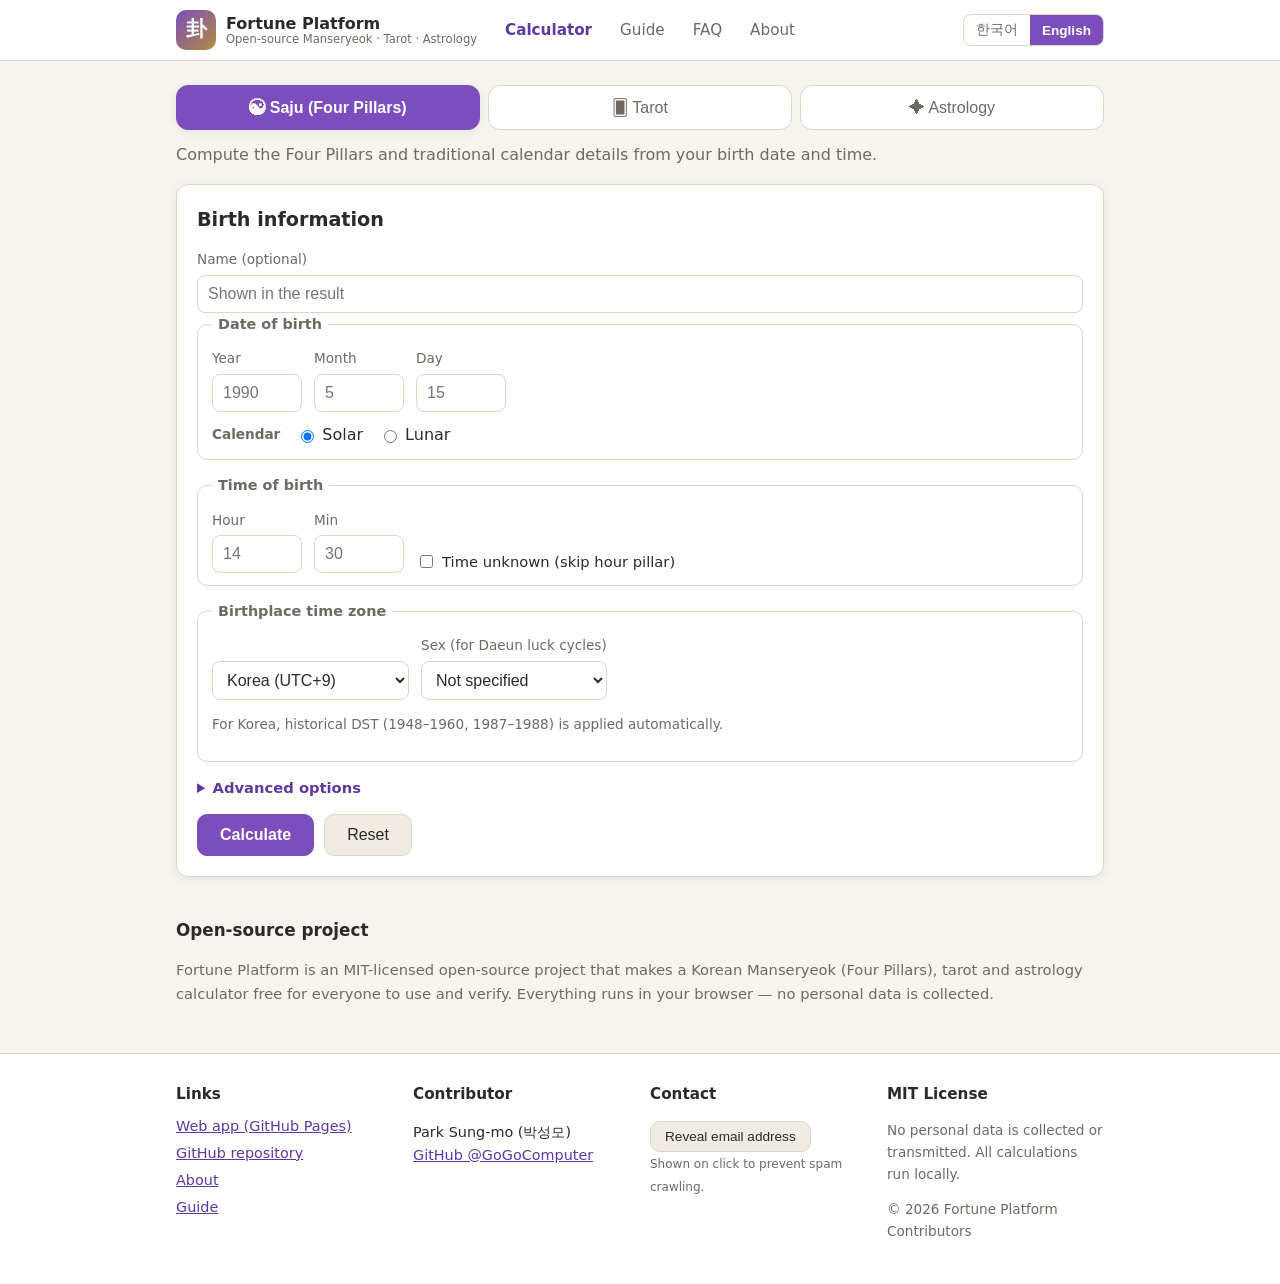
<file: index.html>
<!DOCTYPE html>
<html lang="ko">
<head>
  <meta charset="UTF-8">
  <meta name="viewport" content="width=device-width, initial-scale=1.0">
  <title>사주 만세력 계산기 - 무료 만세력·타로·점성술 | Fortune Platform</title>
  <meta name="description" content="생년월일을 입력하면 정확한 사주 만세력을 계산합니다. 천간지지, 오행, 납음오행, 절기, 대운까지 무료로 제공하는 오픈소스 만세력 계산기입니다.">
  <meta name="keywords" content="사주, 만세력, 사주 계산기, 무료 사주, 천간지지, 오행, 납음오행, 절기, 월령, 대운, 타로, 점성술, manseryeok, saju, four pillars">
  <link rel="canonical" href="https://fortune-org.github.io/fortune-platform/">
  <link rel="alternate" hreflang="ko" href="https://fortune-org.github.io/fortune-platform/?lang=ko">
  <link rel="alternate" hreflang="en" href="https://fortune-org.github.io/fortune-platform/?lang=en">
  <meta property="og:type" content="website">
  <meta property="og:title" content="사주 만세력 계산기 - Fortune Platform">
  <meta property="og:description" content="천간지지·오행·납음오행·절기·대운까지 계산하는 무료 오픈소스 만세력. 타로·점성술 포함.">
  <meta property="og:url" content="https://fortune-org.github.io/fortune-platform/">
  <meta property="og:image" content="https://fortune-org.github.io/fortune-platform/assets/og-image.png">
  <meta property="og:image:width" content="2400">
  <meta property="og:image:height" content="1260">
  <meta property="og:image:alt" content="사주 만세력 계산기 — 만세력·타로·점성술 무료 오픈소스">
  <meta property="og:locale" content="ko_KR">
  <meta name="twitter:card" content="summary_large_image">
  <meta name="twitter:title" content="사주 만세력 계산기 - Fortune Platform">
  <meta name="twitter:description" content="천간지지·오행·납음오행·절기·대운까지 계산하는 무료 오픈소스 만세력. 타로·점성술 포함.">
  <meta name="twitter:image" content="https://fortune-org.github.io/fortune-platform/assets/og-image.png">
  <link rel="icon" type="image/svg+xml" href="assets/favicon.svg">
  <link rel="stylesheet" href="css/style.css">
  <script type="application/ld+json">
  {
    "@context": "https://schema.org",
    "@type": "WebApplication",
    "name": "사주 만세력 계산기 (Fortune Platform)",
    "description": "정확한 무료 온라인 사주 만세력·타로·점성술 계산기",
    "keywords": "사주, 만세력, 사주 계산기, 천간지지, 오행, 무료 사주, 타로, 점성술",
    "url": "https://fortune-org.github.io/fortune-platform/",
    "applicationCategory": "LifestyleApplication",
    "operatingSystem": "Any",
    "offers": { "@type": "Offer", "price": "0", "priceCurrency": "USD" },
    "license": "https://opensource.org/licenses/MIT"
  }
  </script>
</head>
<body>
<header class="site-header">
  <div class="container header-inner">
    <a class="brand" href="./">
      <span class="brand-mark" aria-hidden="true">卦</span>
      <span class="brand-text">
        <strong data-i18n="brand">Fortune Platform</strong>
        <small data-i18n="brandSub">오픈소스 만세력 · 타로 · 점성술</small>
      </span>
    </a>
    <nav class="site-nav" aria-label="주 메뉴">
      <a href="./" class="active" data-i18n="nav.home">계산기</a>
      <a href="guide.html" data-i18n="nav.guide">가이드</a>
      <a href="faq.html" data-i18n="nav.faq">FAQ</a>
      <a href="about.html" data-i18n="nav.about">소개</a>
    </nav>
    <div class="lang-switch" role="group" data-i18n-aria="lang.label" aria-label="언어 선택">
      <button type="button" data-lang-btn="ko" data-i18n="lang.ko">한국어</button>
      <button type="button" data-lang-btn="en" data-i18n="lang.en">English</button>
    </div>
  </div>
</header>

<main class="container" id="main">
  <h1 data-i18n="h1Index" class="visually-hidden">사주 만세력 계산기</h1>

  <p id="app-error" class="error-box" hidden data-i18n="common.errors.dataLoad">데이터를 불러오지 못했습니다.</p>

  <!-- 모드 선택 -->
  <div class="mode-tabs" role="tablist" data-i18n-aria="mode.title" aria-label="모드 선택">
    <button type="button" role="tab" id="tab-saju" aria-controls="panel-saju" aria-selected="true" class="active">
      <span aria-hidden="true">☯</span> <span data-i18n="mode.saju">사주 만세력</span>
    </button>
    <button type="button" role="tab" id="tab-tarot" aria-controls="panel-tarot" aria-selected="false">
      <span aria-hidden="true">🂠</span> <span data-i18n="mode.tarot">타로</span>
    </button>
    <button type="button" role="tab" id="tab-astro" aria-controls="panel-astro" aria-selected="false">
      <span aria-hidden="true">✦</span> <span data-i18n="mode.astro">점성술</span>
    </button>
  </div>

  <!-- ── 사주 만세력 ─────────────────────────────── -->
  <section id="panel-saju" role="tabpanel" aria-labelledby="tab-saju">
    <p class="mode-desc" data-i18n="mode.sajuDesc">생년월일·시간으로 사주팔자와 만세력 정보를 계산합니다.</p>
    <p id="saju-loading" class="loading" data-i18n="common.dataLoading">데이터 로딩 중…</p>

    <form id="saju-form" class="card" hidden novalidate>
      <h2 data-i18n="saju.form.title">출생 정보 입력</h2>

      <label class="field">
        <span data-i18n="saju.form.name">이름 (선택)</span>
        <input type="text" id="saju-name" maxlength="30" data-i18n-placeholder="saju.form.namePh" autocomplete="off">
      </label>

      <fieldset>
        <legend data-i18n="saju.form.birthDate">생년월일</legend>
        <div class="field-row">
          <label class="field">
            <span data-i18n="form.year">년</span>
            <input type="number" id="saju-year" min="1900" max="2100" placeholder="1990" required inputmode="numeric">
          </label>
          <label class="field">
            <span data-i18n="form.month">월</span>
            <input type="number" id="saju-month" min="1" max="12" placeholder="5" required inputmode="numeric">
          </label>
          <label class="field">
            <span data-i18n="form.day">일</span>
            <input type="number" id="saju-day" min="1" max="31" placeholder="15" required inputmode="numeric">
          </label>
        </div>
        <div class="field-row radio-row">
          <span class="field-label" data-i18n="saju.form.calendarType">달력 기준</span>
          <label><input type="radio" name="saju-cal" id="saju-cal-solar" checked> <span data-i18n="saju.form.solar">양력</span></label>
          <label><input type="radio" name="saju-cal" id="saju-cal-lunar"> <span data-i18n="saju.form.lunar">음력</span></label>
          <label id="saju-leap-wrap" hidden><input type="checkbox" id="saju-leap"> <span data-i18n="saju.form.leapMonth">윤달</span></label>
        </div>
      </fieldset>

      <fieldset>
        <legend data-i18n="saju.form.birthTime">출생 시간</legend>
        <div class="field-row">
          <label class="field">
            <span data-i18n="form.hour">시</span>
            <input type="number" id="saju-hour" min="0" max="23" placeholder="14" inputmode="numeric">
          </label>
          <label class="field">
            <span data-i18n="form.minute">분</span>
            <input type="number" id="saju-minute" min="0" max="59" placeholder="30" inputmode="numeric">
          </label>
          <label class="check-inline"><input type="checkbox" id="saju-time-unknown"> <span data-i18n="saju.form.timeUnknown">출생 시간 모름</span></label>
        </div>
      </fieldset>

      <fieldset>
        <legend data-i18n="saju.form.timezone">출생지 시간대</legend>
        <div class="field-row">
          <select id="saju-tz" data-i18n-aria="saju.form.timezone" aria-label="출생지 시간대">
            <option value="korea" selected data-i18n="saju.tz.korea">한국 (UTC+9)</option>
            <option value="japan" data-i18n="saju.tz.japan">일본 (UTC+9)</option>
            <option value="china" data-i18n="saju.tz.china">중국 (UTC+8)</option>
            <option value="hongkong" data-i18n="saju.tz.hongkong">홍콩 (UTC+8)</option>
            <option value="thailand" data-i18n="saju.tz.thailand">태국 (UTC+7)</option>
            <option value="utc" data-i18n="saju.tz.utc">UTC (UTC+0)</option>
            <option value="london" data-i18n="saju.tz.london">런던 (UTC+0)</option>
            <option value="newyork" data-i18n="saju.tz.newyork">뉴욕 (UTC-5)</option>
            <option value="losangeles" data-i18n="saju.tz.losangeles">로스앤젤레스 (UTC-8)</option>
          </select>
          <label class="field">
            <span data-i18n="saju.form.gender">성별 (대운 계산용)</span>
            <select id="saju-gender">
              <option value="" data-i18n="saju.form.genderNone">선택 안 함</option>
              <option value="M" data-i18n="saju.form.genderM">남성</option>
              <option value="F" data-i18n="saju.form.genderF">여성</option>
            </select>
          </label>
        </div>
        <p class="muted small" data-i18n="saju.form.dstAutoNote">한국은 서머타임(1948–1960, 1987–1988)이 자동 반영됩니다.</p>
      </fieldset>

      <details class="advanced">
        <summary data-i18n="saju.form.options">상세 옵션</summary>
        <label class="check-block"><input type="checkbox" id="saju-korean-adjust" checked> <span data-i18n="saju.form.koreanAdjust">한국식 -30분 보정</span></label>
        <label class="check-block"><input type="checkbox" id="saju-yajasi"> <span data-i18n="saju.form.yajasi">야자시 적용</span></label>
        <label class="check-block" id="saju-manual-dst-wrap" hidden><input type="checkbox" id="saju-manual-dst"> <span data-i18n="saju.form.manualDst">출생 당시 서머타임 시행 중</span></label>
      </details>

      <p id="saju-error" class="error-box" role="alert" hidden></p>

      <div class="btn-row">
        <button type="submit" class="btn primary" data-i18n="common.calculate">만세력 계산</button>
        <button type="reset" class="btn" data-i18n="common.reset">초기화</button>
      </div>
    </form>

    <section id="saju-result" class="card result-card" hidden aria-live="polite">
      <div class="result-head">
        <h2 data-i18n="saju.result.title">만세력 결과</h2>
        <button type="button" id="copy-saju" class="btn copy-btn" data-i18n="common.copyAll">📋 모든 정보 복사 (.md)</button>
      </div>
      <div id="saju-result-body"></div>
    </section>
  </section>

  <!-- ── 타로 ────────────────────────────────────── -->
  <section id="panel-tarot" role="tabpanel" aria-labelledby="tab-tarot" hidden>
    <p class="mode-desc" data-i18n="mode.tarotDesc">스프레드를 선택하고 카드를 뽑아 전통 키워드를 확인합니다.</p>

    <form id="tarot-form" class="card" novalidate>
      <h2 data-i18n="tarot.form.title">타로 카드 뽑기</h2>
      <div class="field-row">
        <label class="field grow">
          <span data-i18n="tarot.form.spread">스프레드 선택</span>
          <select id="tarot-spread">
            <option value="one" data-i18n="tarot.spread.one">원 카드 (1장)</option>
            <option value="three" selected data-i18n="tarot.spread.three">쓰리 카드 (3장)</option>
            <option value="five" data-i18n="tarot.spread.five">파이브 카드 (5장)</option>
            <option value="celtic" data-i18n="tarot.spread.celtic">켈틱 크로스 (10장)</option>
            <option value="free" data-i18n="tarot.spread.free">자유 타로 (1~12장)</option>
          </select>
        </label>
        <label class="field" id="tarot-count-wrap" hidden>
          <span data-i18n="tarot.form.count">카드 수 (1~12)</span>
          <input type="number" id="tarot-count" min="1" max="12" value="3" inputmode="numeric">
        </label>
        <label class="field">
          <span data-i18n="tarot.form.topic">주제 선택</span>
          <select id="tarot-topic">
            <option value="free" selected data-i18n="tarot.topic.free">자유 질문</option>
            <option value="love" data-i18n="tarot.topic.love">연애운</option>
            <option value="career" data-i18n="tarot.topic.career">직업·일운</option>
            <option value="relation" data-i18n="tarot.topic.relation">인간관계</option>
            <option value="daily" data-i18n="tarot.topic.daily">오늘의 운세</option>
          </select>
        </label>
      </div>
      <label class="field">
        <span data-i18n="tarot.form.question">질문 (선택)</span>
        <input type="text" id="tarot-question" maxlength="200" data-i18n-placeholder="tarot.form.questionPh">
      </label>
      <label class="check-block"><input type="checkbox" id="tarot-reversed" checked> <span data-i18n="tarot.form.allowReversed">역방향 카드 포함</span></label>
      <div class="btn-row">
        <button type="submit" id="tarot-draw-btn" class="btn primary" data-i18n="tarot.form.draw">카드 뽑기</button>
      </div>
    </form>

    <section id="tarot-result" class="card result-card" hidden aria-live="polite">
      <div class="result-head">
        <h2 data-i18n="tarot.result.title">타로 결과</h2>
        <button type="button" id="copy-tarot" class="btn copy-btn" data-i18n="common.copyAll">📋 모든 정보 복사 (.md)</button>
      </div>
      <div id="tarot-result-body"></div>
    </section>
  </section>

  <!-- ── 점성술 ──────────────────────────────────── -->
  <section id="panel-astro" role="tabpanel" aria-labelledby="tab-astro" hidden>
    <p class="mode-desc" data-i18n="mode.astroDesc">출생 정보를 바탕으로 서양 점성술 출생 차트를 계산합니다.</p>

    <form id="astro-form" class="card" novalidate>
      <h2 data-i18n="astro.form.title">출생 차트 계산</h2>
      <fieldset>
        <legend data-i18n="astro.form.date">출생 날짜 (양력)</legend>
        <div class="field-row">
          <label class="field"><span data-i18n="form.year">년</span>
            <input type="number" id="astro-year" min="1900" max="2100" placeholder="1990" required inputmode="numeric"></label>
          <label class="field"><span data-i18n="form.month">월</span>
            <input type="number" id="astro-month" min="1" max="12" placeholder="5" required inputmode="numeric"></label>
          <label class="field"><span data-i18n="form.day">일</span>
            <input type="number" id="astro-day" min="1" max="31" placeholder="15" required inputmode="numeric"></label>
        </div>
      </fieldset>
      <fieldset>
        <legend data-i18n="astro.form.time">출생 시간</legend>
        <div class="field-row">
          <label class="field"><span data-i18n="form.hour">시</span>
            <input type="number" id="astro-hour" min="0" max="23" placeholder="14" inputmode="numeric"></label>
          <label class="field"><span data-i18n="form.minute">분</span>
            <input type="number" id="astro-minute" min="0" max="59" placeholder="30" inputmode="numeric"></label>
          <label class="check-inline"><input type="checkbox" id="astro-time-unknown"> <span data-i18n="astro.form.timeUnknown">출생 시간 모름</span></label>
        </div>
        <p class="muted small" data-i18n="astro.form.timeNote">시간을 모르면 12:00으로 계산되며, 상승점·하우스는 표시되지 않습니다.</p>
      </fieldset>
      <fieldset>
        <legend data-i18n="astro.form.place">출생지</legend>
        <div class="field-row">
          <select id="astro-city" data-i18n-aria="astro.form.place" aria-label="출생지">
            <option value="seoul" selected data-i18n="astro.city.seoul">서울 (한국)</option>
            <option value="tokyo" data-i18n="astro.city.tokyo">도쿄 (일본)</option>
            <option value="beijing" data-i18n="astro.city.beijing">베이징 (중국)</option>
            <option value="hongkong" data-i18n="astro.city.hongkong">홍콩</option>
            <option value="bangkok" data-i18n="astro.city.bangkok">방콕 (태국)</option>
            <option value="london" data-i18n="astro.city.london">런던 (영국)</option>
            <option value="newyork" data-i18n="astro.city.newyork">뉴욕 (미국)</option>
            <option value="losangeles" data-i18n="astro.city.losangeles">로스앤젤레스 (미국)</option>
            <option value="custom" data-i18n="astro.city.custom">직접 입력 (위도/경도)</option>
          </select>
        </div>
        <div class="field-row" id="astro-manual-wrap" hidden>
          <label class="field"><span data-i18n="astro.form.lat">위도</span>
            <input type="number" id="astro-lat" step="0.0001" min="-90" max="90" placeholder="37.5665"></label>
          <label class="field"><span data-i18n="astro.form.lon">경도</span>
            <input type="number" id="astro-lon" step="0.0001" min="-180" max="180" placeholder="126.9780"></label>
          <label class="field"><span>UTC±h</span>
            <input type="number" id="astro-tzoff" step="0.5" min="-12" max="14" placeholder="9"></label>
        </div>
        <label class="check-block"><input type="checkbox" id="astro-dst"> <span data-i18n="saju.form.manualDst">출생 당시 서머타임 시행 중</span></label>
      </fieldset>

      <p id="astro-error" class="error-box" role="alert" hidden></p>
      <div class="btn-row">
        <button type="submit" class="btn primary" data-i18n="astro.form.calculate">차트 계산</button>
        <button type="reset" class="btn" data-i18n="common.reset">초기화</button>
      </div>
    </form>

    <section id="astro-result" class="card result-card" hidden aria-live="polite">
      <div class="result-head">
        <h2 data-i18n="astro.result.title">출생 차트</h2>
        <button type="button" id="copy-astro" class="btn copy-btn" data-i18n="common.copyAll">📋 모든 정보 복사 (.md)</button>
      </div>
      <div id="astro-result-body"></div>
    </section>
  </section>

  <!-- SEO 소개 문단 -->
  <section class="seo-intro">
    <h2 data-i18n="footer.aboutTitle">오픈소스 프로젝트</h2>
    <p data-i18n="footer.aboutText">
      Fortune Platform은 사주 만세력·타로·점성술 계산기를 누구나 무료로 사용하고 검증할 수 있도록 공개한
      MIT 라이선스 오픈소스 프로젝트입니다. 모든 계산은 브라우저 안에서만 이루어지며 개인정보를 수집하지 않습니다.
    </p>
  </section>
</main>

<footer class="site-footer">
  <div class="container footer-grid">
    <div>
      <h3 data-i18n="footer.links">링크</h3>
      <ul>
        <li><a href="https://fortune-org.github.io/fortune-platform/" data-i18n="footer.landing">웹 앱 (GitHub Pages)</a></li>
        <li><a href="https://github.com/fortune-org/fortune-platform" rel="noopener" target="_blank" data-i18n="footer.repo">GitHub 저장소</a></li>
        <li><a href="about.html" data-i18n="nav.about">소개</a></li>
        <li><a href="guide.html" data-i18n="nav.guide">가이드</a></li>
      </ul>
    </div>
    <div>
      <h3 data-i18n="footer.contributorTitle">기여자</h3>
      <p>
        <span data-i18n="footer.contributorName">박성모 (Park Sung-mo)</span><br>
        <a href="https://github.com/GoGoComputer" rel="noopener" target="_blank">GitHub @GoGoComputer</a>
      </p>
    </div>
    <div>
      <h3 data-i18n="footer.contactTitle">연락처</h3>
      <p>
        <button type="button" id="contact-reveal" class="btn small" data-i18n="footer.contactReveal">이메일 주소 보기</button><br>
        <small class="muted" data-i18n="footer.contactNote">스팸 방지를 위해 버튼을 누르면 표시됩니다.</small>
      </p>
    </div>
    <div>
      <h3 data-i18n="footer.license">MIT 라이선스</h3>
      <p class="muted small" data-i18n="footer.privacy">개인정보를 수집·전송하지 않습니다.</p>
      <p class="muted small">© <span id="footer-year">2026</span> Fortune Platform Contributors</p>
    </div>
  </div>
</footer>

<script type="module" src="js/main.js"></script>
</body>
</html>
</file>
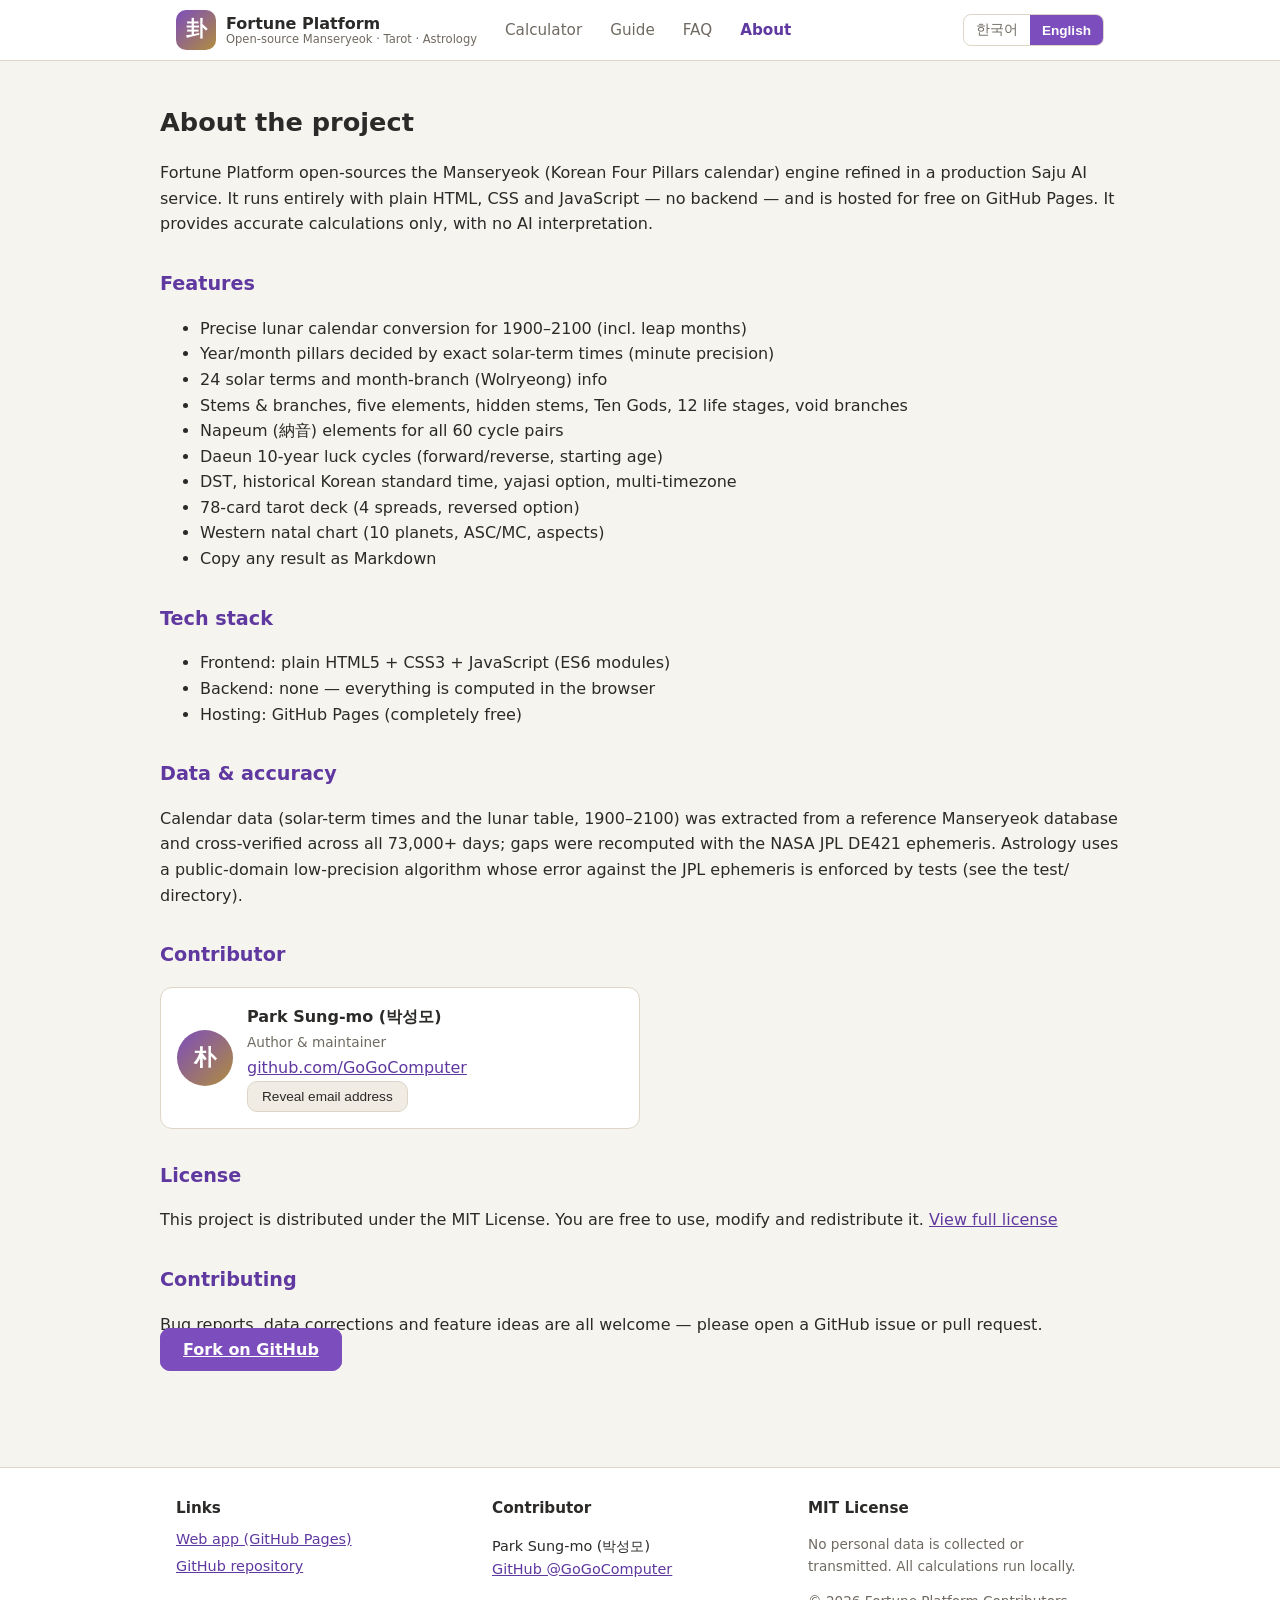
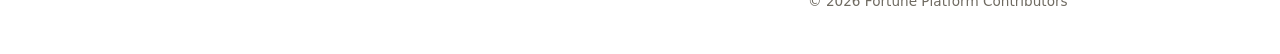
<file: about.html>
<!DOCTYPE html>
<html lang="ko">
<head>
  <meta charset="UTF-8">
  <meta name="viewport" content="width=device-width, initial-scale=1.0">
  <title>프로젝트 소개 - Fortune Platform 오픈소스 만세력</title>
  <meta name="description" content="무료 온라인 사주 만세력·타로·점성술 계산기 오픈소스 프로젝트 소개. 정확한 계산만 제공하며 백엔드 없이 브라우저에서 동작합니다. MIT 라이선스.">
  <link rel="canonical" href="https://fortune-org.github.io/fortune-platform/about.html">
  <meta property="og:type" content="website">
  <meta property="og:title" content="프로젝트 소개 - Fortune Platform 오픈소스 만세력">
  <meta property="og:image" content="https://fortune-org.github.io/fortune-platform/assets/og-image.png">
  <meta name="twitter:card" content="summary_large_image">
  <meta name="twitter:image" content="https://fortune-org.github.io/fortune-platform/assets/og-image.png">
  <link rel="icon" type="image/svg+xml" href="assets/favicon.svg">
  <link rel="stylesheet" href="css/style.css">
</head>
<body>
<header class="site-header">
  <div class="container header-inner">
    <a class="brand" href="./">
      <span class="brand-mark" aria-hidden="true">卦</span>
      <span class="brand-text">
        <strong data-i18n="brand">Fortune Platform</strong>
        <small data-i18n="brandSub">오픈소스 만세력 · 타로 · 점성술</small>
      </span>
    </a>
    <nav class="site-nav" aria-label="주 메뉴">
      <a href="./" data-i18n="nav.home">계산기</a>
      <a href="guide.html" data-i18n="nav.guide">가이드</a>
      <a href="faq.html" data-i18n="nav.faq">FAQ</a>
      <a href="about.html" class="active" data-i18n="nav.about">소개</a>
    </nav>
    <div class="lang-switch" role="group" data-i18n-aria="lang.label" aria-label="언어 선택">
      <button type="button" data-lang-btn="ko" data-i18n="lang.ko">한국어</button>
      <button type="button" data-lang-btn="en" data-i18n="lang.en">English</button>
    </div>
  </div>
</header>

<main class="container content-page">
  <h1 data-i18n="about.title">프로젝트 소개</h1>
  <p data-i18n="about.intro"></p>

  <h2 data-i18n="about.featuresTitle">주요 기능</h2>
  <ul id="about-features"></ul>

  <h2 data-i18n="about.techTitle">기술 스택</h2>
  <ul id="about-tech"></ul>

  <h2 data-i18n="about.dataTitle">데이터와 정확성</h2>
  <p data-i18n="about.dataText"></p>

  <h2 data-i18n="about.contributorTitle">기여자</h2>
  <div class="contrib-card">
    <div class="contrib-avatar" aria-hidden="true">朴</div>
    <div>
      <strong data-i18n="footer.contributorName">박성모 (Park Sung-mo)</strong><br>
      <span class="muted small" data-i18n="about.contributorRole">제작 및 유지보수</span><br>
      <a href="https://github.com/GoGoComputer" rel="noopener" target="_blank">github.com/GoGoComputer</a><br>
      <button type="button" id="contact-reveal" class="btn small" data-i18n="footer.contactReveal">이메일 주소 보기</button>
    </div>
  </div>

  <h2 data-i18n="about.licenseTitle">라이선스</h2>
  <p>
    <span data-i18n="about.licenseText">이 프로젝트는 MIT 라이선스로 배포됩니다.</span>
    <a href="https://github.com/fortune-org/fortune-platform/blob/main/LICENSE" rel="noopener" target="_blank" data-i18n="about.licenseLink">라이선스 전문 보기</a>
  </p>

  <h2 data-i18n="about.contributeTitle">기여하기</h2>
  <p>
    <span data-i18n="about.contributeText">버그 제보, 데이터 오류 신고, 기능 제안 모두 환영합니다.</span><br>
    <a class="btn primary" href="https://github.com/fortune-org/fortune-platform/fork" rel="noopener" target="_blank" data-i18n="about.contributeLink">GitHub에서 Fork 하기</a>
  </p>
</main>

<footer class="site-footer">
  <div class="container footer-grid">
    <div>
      <h3 data-i18n="footer.links">링크</h3>
      <ul>
        <li><a href="https://fortune-org.github.io/fortune-platform/" data-i18n="footer.landing">웹 앱 (GitHub Pages)</a></li>
        <li><a href="https://github.com/fortune-org/fortune-platform" rel="noopener" target="_blank" data-i18n="footer.repo">GitHub 저장소</a></li>
      </ul>
    </div>
    <div>
      <h3 data-i18n="footer.contributorTitle">기여자</h3>
      <p><span data-i18n="footer.contributorName">박성모 (Park Sung-mo)</span><br>
        <a href="https://github.com/GoGoComputer" rel="noopener" target="_blank">GitHub @GoGoComputer</a></p>
    </div>
    <div>
      <h3 data-i18n="footer.license">MIT 라이선스</h3>
      <p class="muted small" data-i18n="footer.privacy">개인정보를 수집·전송하지 않습니다.</p>
      <p class="muted small">© <span id="footer-year">2026</span> Fortune Platform Contributors</p>
    </div>
  </div>
</footer>

<script type="module" src="js/about-page.js"></script>
</body>
</html>
</file>
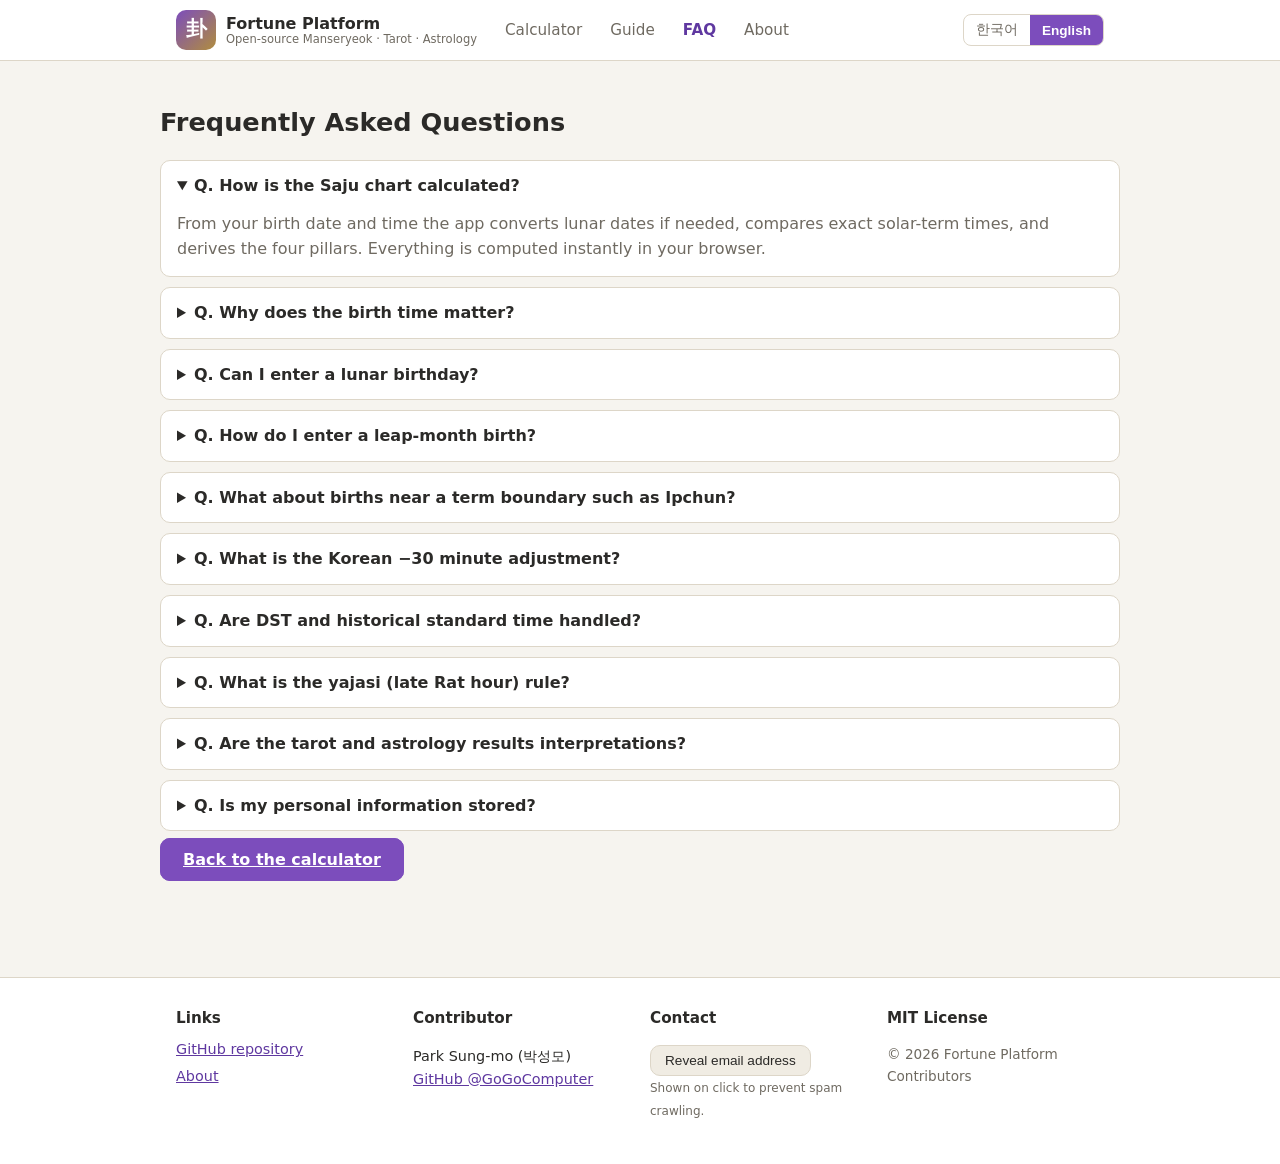
<file: faq.html>
<!DOCTYPE html>
<html lang="ko">
<head>
  <meta charset="UTF-8">
  <meta name="viewport" content="width=device-width, initial-scale=1.0">
  <title>자주 묻는 질문 (FAQ) - 사주 만세력 계산기</title>
  <meta name="description" content="사주 계산 방법, 출생 시간의 중요성, 음력·윤달 입력, 절기 경계 처리, 야자시, 서머타임 보정 등 사주 만세력 계산기에 대한 자주 묻는 질문과 답변입니다.">
  <meta name="keywords" content="사주 계산 방법, 음력 사주, 윤달 사주, 야자시, 서머타임 사주, 절기 사주, FAQ">
  <link rel="canonical" href="https://fortune-org.github.io/fortune-platform/faq.html">
  <meta property="og:type" content="article">
  <meta property="og:title" content="자주 묻는 질문 (FAQ) - 사주 만세력 계산기">
  <meta property="og:image" content="https://fortune-org.github.io/fortune-platform/assets/og-image.png">
  <meta name="twitter:card" content="summary_large_image">
  <meta name="twitter:image" content="https://fortune-org.github.io/fortune-platform/assets/og-image.png">
  <link rel="icon" type="image/svg+xml" href="assets/favicon.svg">
  <link rel="stylesheet" href="css/style.css">
</head>
<body>
<header class="site-header">
  <div class="container header-inner">
    <a class="brand" href="./">
      <span class="brand-mark" aria-hidden="true">卦</span>
      <span class="brand-text">
        <strong data-i18n="brand">Fortune Platform</strong>
        <small data-i18n="brandSub">오픈소스 만세력 · 타로 · 점성술</small>
      </span>
    </a>
    <nav class="site-nav" aria-label="주 메뉴">
      <a href="./" data-i18n="nav.home">계산기</a>
      <a href="guide.html" data-i18n="nav.guide">가이드</a>
      <a href="faq.html" class="active" data-i18n="nav.faq">FAQ</a>
      <a href="about.html" data-i18n="nav.about">소개</a>
    </nav>
    <div class="lang-switch" role="group" data-i18n-aria="lang.label" aria-label="언어 선택">
      <button type="button" data-lang-btn="ko" data-i18n="lang.ko">한국어</button>
      <button type="button" data-lang-btn="en" data-i18n="lang.en">English</button>
    </div>
  </div>
</header>

<main class="container content-page">
  <h1 data-i18n="faq.title">자주 묻는 질문 (FAQ)</h1>
  <div id="faq-list"></div>
  <p><a class="btn primary" href="./" data-i18n="guide.backToCalc">계산기로 돌아가기</a></p>
</main>

<footer class="site-footer">
  <div class="container footer-grid">
    <div>
      <h3 data-i18n="footer.links">링크</h3>
      <ul>
        <li><a href="https://github.com/fortune-org/fortune-platform" rel="noopener" target="_blank" data-i18n="footer.repo">GitHub 저장소</a></li>
        <li><a href="about.html" data-i18n="nav.about">소개</a></li>
      </ul>
    </div>
    <div>
      <h3 data-i18n="footer.contributorTitle">기여자</h3>
      <p><span data-i18n="footer.contributorName">박성모 (Park Sung-mo)</span><br>
        <a href="https://github.com/GoGoComputer" rel="noopener" target="_blank">GitHub @GoGoComputer</a></p>
    </div>
    <div>
      <h3 data-i18n="footer.contactTitle">연락처</h3>
      <p><button type="button" id="contact-reveal" class="btn small" data-i18n="footer.contactReveal">이메일 주소 보기</button><br>
        <small class="muted" data-i18n="footer.contactNote">스팸 방지를 위해 버튼을 누르면 표시됩니다.</small></p>
    </div>
    <div>
      <h3 data-i18n="footer.license">MIT 라이선스</h3>
      <p class="muted small">© <span id="footer-year">2026</span> Fortune Platform Contributors</p>
    </div>
  </div>
</footer>

<script type="module" src="js/faq-page.js"></script>
</body>
</html>
</file>
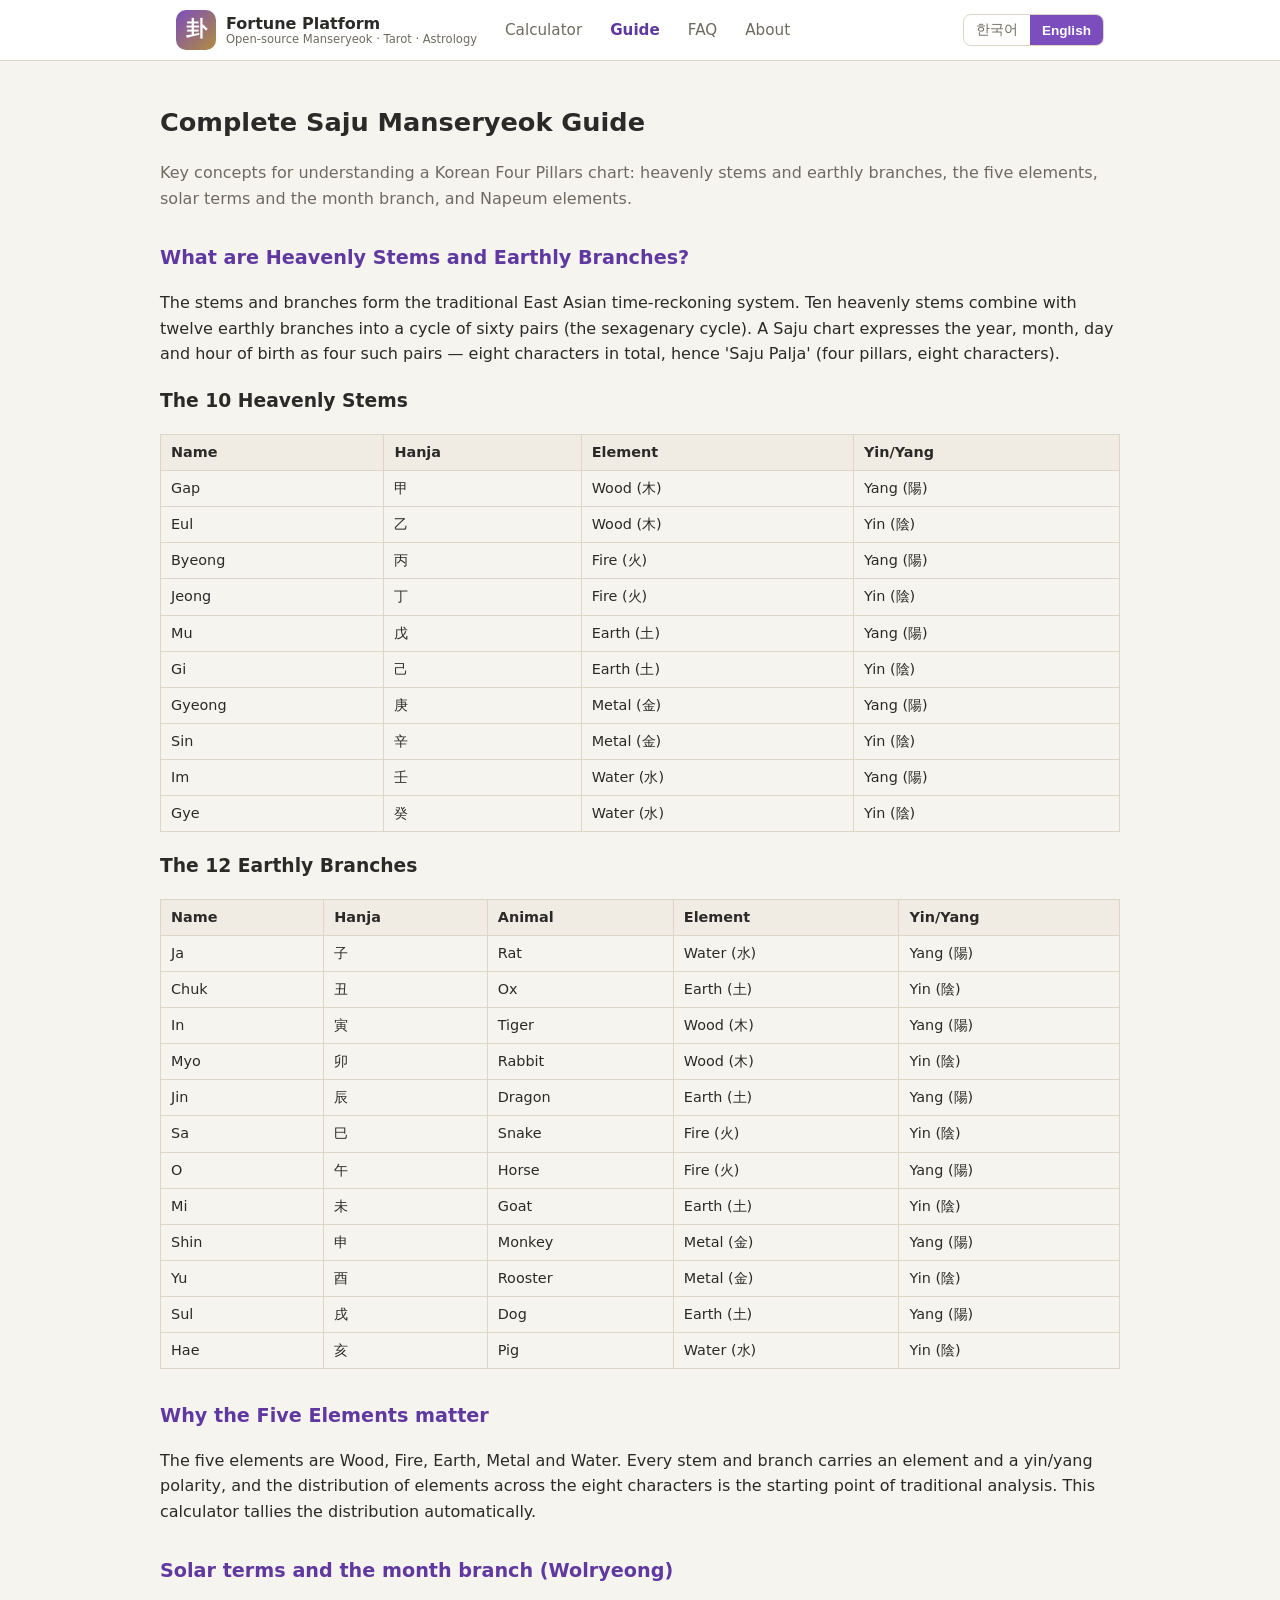
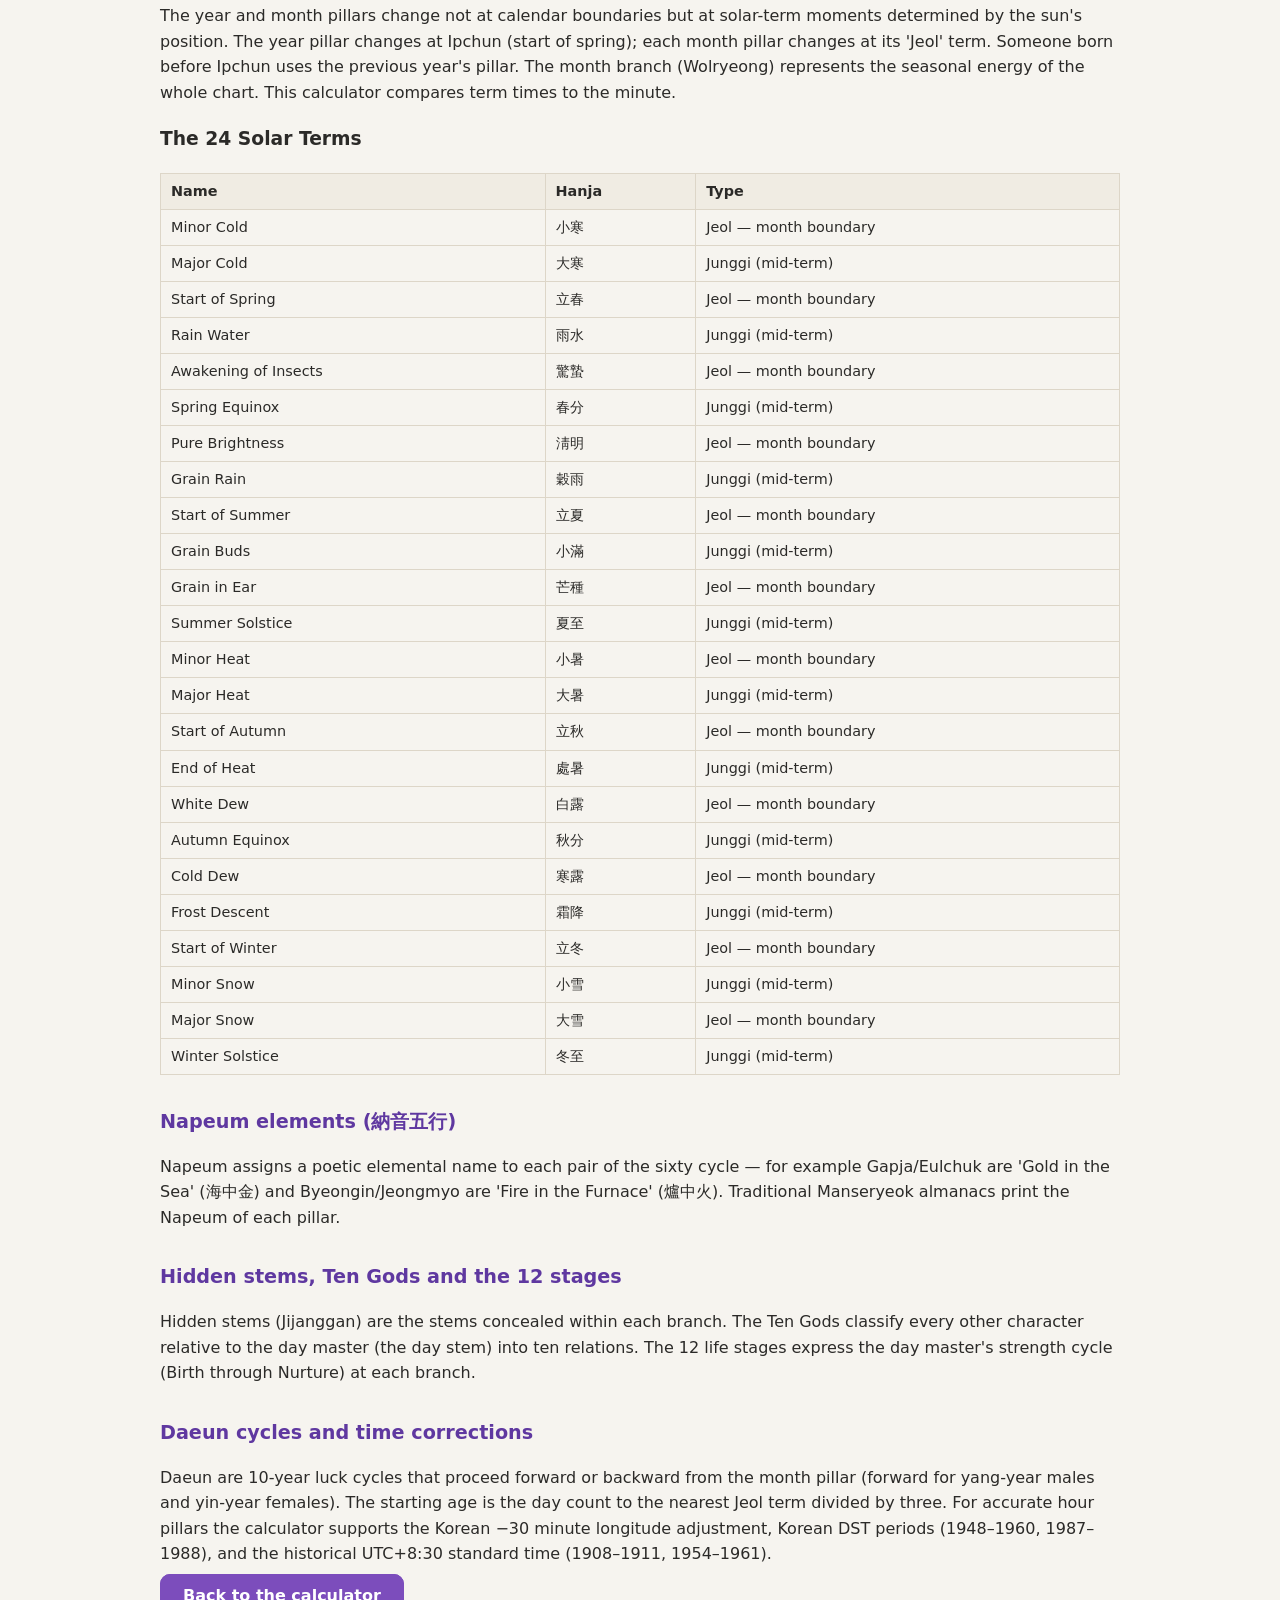
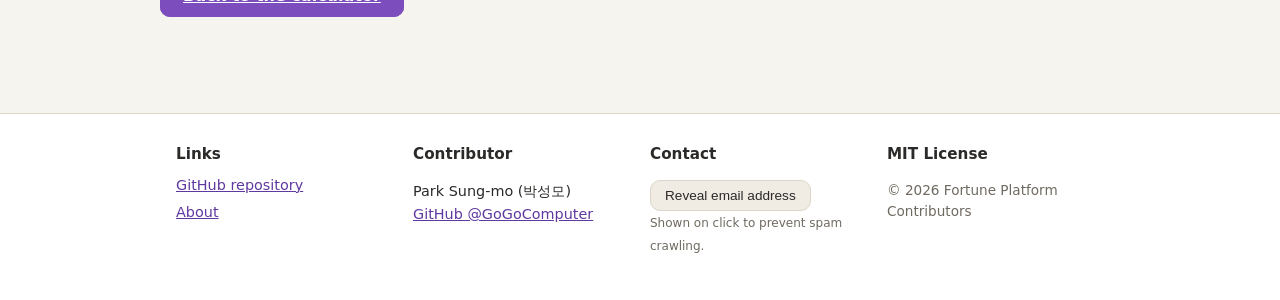
<file: guide.html>
<!DOCTYPE html>
<html lang="ko">
<head>
  <meta charset="UTF-8">
  <meta name="viewport" content="width=device-width, initial-scale=1.0">
  <title>사주 만세력 가이드 - 천간지지·오행·절기·납음오행 설명</title>
  <meta name="description" content="사주 만세력의 모든 것을 배워보세요. 천간지지란 무엇인가, 오행의 의미, 절기와 월령의 역할, 납음오행과 지장간·십성·12운성까지 자세히 설명합니다.">
  <meta name="keywords" content="천간지지, 십간, 십이지, 오행, 절기, 월령, 납음오행, 지장간, 십성, 12운성, 사주 가이드">
  <link rel="canonical" href="https://fortune-org.github.io/fortune-platform/guide.html">
  <meta property="og:type" content="article">
  <meta property="og:title" content="사주 만세력 가이드 - 천간지지·오행·절기·납음오행">
  <meta property="og:image" content="https://fortune-org.github.io/fortune-platform/assets/og-image.png">
  <meta name="twitter:card" content="summary_large_image">
  <meta name="twitter:image" content="https://fortune-org.github.io/fortune-platform/assets/og-image.png">
  <link rel="icon" type="image/svg+xml" href="assets/favicon.svg">
  <link rel="stylesheet" href="css/style.css">
</head>
<body>
<header class="site-header">
  <div class="container header-inner">
    <a class="brand" href="./">
      <span class="brand-mark" aria-hidden="true">卦</span>
      <span class="brand-text">
        <strong data-i18n="brand">Fortune Platform</strong>
        <small data-i18n="brandSub">오픈소스 만세력 · 타로 · 점성술</small>
      </span>
    </a>
    <nav class="site-nav" aria-label="주 메뉴">
      <a href="./" data-i18n="nav.home">계산기</a>
      <a href="guide.html" class="active" data-i18n="nav.guide">가이드</a>
      <a href="faq.html" data-i18n="nav.faq">FAQ</a>
      <a href="about.html" data-i18n="nav.about">소개</a>
    </nav>
    <div class="lang-switch" role="group" data-i18n-aria="lang.label" aria-label="언어 선택">
      <button type="button" data-lang-btn="ko" data-i18n="lang.ko">한국어</button>
      <button type="button" data-lang-btn="en" data-i18n="lang.en">English</button>
    </div>
  </div>
</header>

<main class="container content-page">
  <h1 data-i18n="guide.title">사주 만세력 완벽 가이드</h1>
  <p class="muted" data-i18n="guide.intro">사주 만세력을 이해하는 데 필요한 핵심 개념을 정리했습니다.</p>

  <h2 data-i18n="guide.s1t">천간지지(天干地支)란?</h2>
  <p data-i18n="guide.s1p"></p>
  <h3 data-i18n="guide.stemsTable">천간 10자</h3>
  <div id="guide-stems"></div>
  <h3 data-i18n="guide.branchesTable">지지 12자</h3>
  <div id="guide-branches"></div>

  <h2 data-i18n="guide.s2t">오행(五行)이 중요한 이유</h2>
  <p data-i18n="guide.s2p"></p>

  <h2 data-i18n="guide.s3t">절기(節氣)와 월령(月令)</h2>
  <p data-i18n="guide.s3p"></p>
  <h3 data-i18n="guide.termsTable">24절기</h3>
  <div id="guide-terms"></div>

  <h2 data-i18n="guide.s4t">납음오행(納音五行)</h2>
  <p data-i18n="guide.s4p"></p>

  <h2 data-i18n="guide.s5t">지장간·십성·12운성</h2>
  <p data-i18n="guide.s5p"></p>

  <h2 data-i18n="guide.s6t">대운(大運)과 시간 보정</h2>
  <p data-i18n="guide.s6p"></p>

  <p><a class="btn primary" href="./" data-i18n="guide.backToCalc">계산기로 돌아가기</a></p>
</main>

<footer class="site-footer">
  <div class="container footer-grid">
    <div>
      <h3 data-i18n="footer.links">링크</h3>
      <ul>
        <li><a href="https://github.com/fortune-org/fortune-platform" rel="noopener" target="_blank" data-i18n="footer.repo">GitHub 저장소</a></li>
        <li><a href="about.html" data-i18n="nav.about">소개</a></li>
      </ul>
    </div>
    <div>
      <h3 data-i18n="footer.contributorTitle">기여자</h3>
      <p><span data-i18n="footer.contributorName">박성모 (Park Sung-mo)</span><br>
        <a href="https://github.com/GoGoComputer" rel="noopener" target="_blank">GitHub @GoGoComputer</a></p>
    </div>
    <div>
      <h3 data-i18n="footer.contactTitle">연락처</h3>
      <p><button type="button" id="contact-reveal" class="btn small" data-i18n="footer.contactReveal">이메일 주소 보기</button><br>
        <small class="muted" data-i18n="footer.contactNote">스팸 방지를 위해 버튼을 누르면 표시됩니다.</small></p>
    </div>
    <div>
      <h3 data-i18n="footer.license">MIT 라이선스</h3>
      <p class="muted small">© <span id="footer-year">2026</span> Fortune Platform Contributors</p>
    </div>
  </div>
</footer>

<script type="module" src="js/guide-page.js"></script>
</body>
</html>
</file>
<file: css/style.css>
/* Fortune Platform — 전체 스타일
   반응형 (모바일 우선) + prefers-color-scheme 다크 모드 */

:root {
  --bg: #f6f4ef;
  --surface: #ffffff;
  --surface-2: #f0ece3;
  --text: #2b2a28;
  --text-muted: #6f6a61;
  --border: #ddd6c8;
  --primary: #7c4dbc;
  --primary-strong: #5f38a0;
  --primary-contrast: #ffffff;
  --accent: #b08d3e;
  --error-bg: #fdecec;
  --error-text: #b3261e;
  --ok: #2e7d32;
  --el-wood: #2e8b57;
  --el-fire: #d15145;
  --el-earth: #b08d3e;
  --el-metal: #8b8f98;
  --el-water: #3a6ea5;
  --radius: 12px;
  --shadow: 0 2px 10px rgb(30 25 15 / 8%);
}

@media (prefers-color-scheme: dark) {
  :root {
    --bg: #17161a;
    --surface: #211f26;
    --surface-2: #2a2731;
    --text: #eae7e0;
    --text-muted: #a49e93;
    --border: #3a3542;
    --primary: #a37ce0;
    --primary-strong: #b795ec;
    --primary-contrast: #17161a;
    --accent: #d4af5f;
    --error-bg: #3a2020;
    --error-text: #ff8a80;
    --shadow: 0 2px 12px rgb(0 0 0 / 40%);
  }
}

* { box-sizing: border-box; }

/* hidden 속성이 display 지정 클래스보다 항상 우선 */
[hidden] { display: none !important; }

html { scroll-behavior: smooth; }

body {
  margin: 0;
  background: var(--bg);
  color: var(--text);
  font-family: "Apple SD Gothic Neo", "Noto Sans KR", "Malgun Gothic", system-ui, -apple-system, sans-serif;
  line-height: 1.6;
  -webkit-font-smoothing: antialiased;
}

.container { max-width: 960px; margin: 0 auto; padding: 0 16px; }

.visually-hidden {
  position: absolute; width: 1px; height: 1px;
  clip-path: inset(50%); overflow: hidden; white-space: nowrap;
}

a { color: var(--primary-strong); }

.muted { color: var(--text-muted); }
.small { font-size: 0.85rem; }

/* ── 헤더 ─────────────────────────────── */
.site-header {
  background: var(--surface);
  border-bottom: 1px solid var(--border);
  position: sticky; top: 0; z-index: 20;
}

.header-inner {
  display: flex; align-items: center; gap: 16px; flex-wrap: wrap;
  padding-top: 10px; padding-bottom: 10px;
}

.brand { display: flex; align-items: center; gap: 10px; text-decoration: none; color: var(--text); }

.brand-mark {
  display: grid; place-items: center;
  width: 40px; height: 40px; border-radius: 10px;
  background: linear-gradient(135deg, var(--primary), var(--accent));
  color: #fff; font-size: 1.3rem; font-weight: 700;
}

.brand-text { display: flex; flex-direction: column; line-height: 1.2; }
.brand-text small { color: var(--text-muted); font-size: 0.72rem; }

.site-nav { display: flex; gap: 4px; flex: 1; flex-wrap: wrap; }

.site-nav a {
  padding: 6px 12px; border-radius: 8px; text-decoration: none;
  color: var(--text-muted); font-size: 0.95rem;
}

.site-nav a:hover { background: var(--surface-2); color: var(--text); }
.site-nav a.active { color: var(--primary-strong); font-weight: 700; }

.lang-switch { display: flex; border: 1px solid var(--border); border-radius: 8px; overflow: hidden; }

.lang-switch button {
  border: 0; background: transparent; color: var(--text-muted);
  padding: 6px 12px; cursor: pointer; font-size: 0.85rem;
}

.lang-switch button.active { background: var(--primary); color: var(--primary-contrast); font-weight: 700; }

/* ── 모드 탭 ──────────────────────────── */
.mode-tabs { display: flex; gap: 8px; margin: 24px 0 12px; flex-wrap: wrap; }

.mode-tabs [role="tab"] {
  flex: 1 1 140px;
  padding: 12px 16px; font-size: 1rem; cursor: pointer;
  border: 1px solid var(--border); border-radius: var(--radius);
  background: var(--surface); color: var(--text-muted);
  transition: all 0.15s ease;
}

.mode-tabs [role="tab"]:hover { border-color: var(--primary); }

.mode-tabs [role="tab"].active {
  background: var(--primary); border-color: var(--primary);
  color: var(--primary-contrast); font-weight: 700;
  box-shadow: var(--shadow);
}

.mode-desc { color: var(--text-muted); margin: 8px 0 16px; }

/* ── 카드/폼 ──────────────────────────── */
.card {
  background: var(--surface);
  border: 1px solid var(--border);
  border-radius: var(--radius);
  box-shadow: var(--shadow);
  padding: 20px;
  margin-bottom: 20px;
}

.card h2 { margin: 0 0 14px; font-size: 1.2rem; }

fieldset {
  border: 1px solid var(--border); border-radius: 10px;
  margin: 0 0 14px; padding: 12px 14px;
}

legend { padding: 0 6px; font-weight: 700; font-size: 0.9rem; color: var(--text-muted); }

.field-row { display: flex; gap: 12px; flex-wrap: wrap; align-items: flex-end; }

.field { display: flex; flex-direction: column; gap: 4px; font-size: 0.85rem; color: var(--text-muted); }
.field.grow { flex: 1; }

.field input, .field select, select {
  padding: 9px 10px;
  border: 1px solid var(--border); border-radius: 8px;
  background: var(--surface); color: var(--text);
  font-size: 1rem; min-width: 90px;
}

.field input:focus-visible, select:focus-visible, input:focus-visible, button:focus-visible {
  outline: 2px solid var(--primary); outline-offset: 1px;
}

input[type="text"] { width: 100%; }

input:disabled { opacity: 0.45; }

.radio-row { align-items: center; gap: 16px; margin-top: 10px; }
.radio-row label { display: flex; align-items: center; gap: 5px; }
.field-label { font-size: 0.85rem; color: var(--text-muted); font-weight: 700; }

.check-inline, .check-block { display: flex; align-items: center; gap: 6px; font-size: 0.92rem; }
.check-block { margin: 8px 0; }

.advanced { margin: 6px 0 14px; }
.advanced summary { cursor: pointer; color: var(--primary-strong); font-weight: 700; font-size: 0.92rem; }

/* ── 버튼 ─────────────────────────────── */
.btn-row { display: flex; gap: 10px; flex-wrap: wrap; }

.btn {
  padding: 11px 22px; font-size: 1rem; cursor: pointer;
  border: 1px solid var(--border); border-radius: 10px;
  background: var(--surface-2); color: var(--text);
  transition: transform 0.08s ease, box-shadow 0.15s ease;
}

.btn:hover { box-shadow: var(--shadow); }
.btn:active { transform: translateY(1px); }

.btn.primary {
  background: var(--primary); border-color: var(--primary);
  color: var(--primary-contrast); font-weight: 700;
}

.btn.primary:hover { background: var(--primary-strong); }
.btn.small { padding: 7px 14px; font-size: 0.85rem; }

.copy-btn.copied { border-color: var(--ok); color: var(--ok); font-weight: 700; }
.copy-btn.copy-failed { border-color: var(--error-text); color: var(--error-text); }

/* ── 오류/로딩 ────────────────────────── */
.error-box {
  background: var(--error-bg); color: var(--error-text);
  border-radius: 8px; padding: 10px 14px; font-size: 0.92rem;
}

.loading { color: var(--text-muted); }

.loading::before {
  content: ""; display: inline-block; width: 14px; height: 14px;
  margin-right: 8px; vertical-align: -2px;
  border: 2px solid var(--border); border-top-color: var(--primary);
  border-radius: 50%; animation: spin 0.9s linear infinite;
}

@keyframes spin { to { transform: rotate(360deg); } }

/* ── 결과 공통 ────────────────────────── */
.result-card { border-top: 4px solid var(--primary); }

.result-head { display: flex; align-items: center; justify-content: space-between; gap: 12px; flex-wrap: wrap; }
.result-head h2 { margin: 0; }

.result-section { margin: 18px 0; }
.result-section h3 { margin: 0 0 10px; font-size: 1.05rem; color: var(--primary-strong); }

.result-notes p { margin: 4px 0; font-size: 0.88rem; color: var(--text-muted); }

.kv-grid { display: grid; grid-template-columns: repeat(auto-fit, minmax(260px, 1fr)); gap: 8px 20px; margin: 0; }
.kv { display: flex; gap: 10px; align-items: baseline; }
.kv dt { font-weight: 700; font-size: 0.88rem; color: var(--text-muted); white-space: nowrap; }
.kv dd { margin: 0; }

/* ── 사주 결과 ────────────────────────── */
.pillar-table { width: 100%; border-collapse: collapse; font-size: 0.92rem; }

.pillar-table th, .pillar-table td {
  border: 1px solid var(--border); padding: 8px; text-align: center; vertical-align: middle;
}

.pillar-table thead th { background: var(--surface-2); }
.pillar-table tbody th { background: var(--surface-2); font-size: 0.82rem; white-space: nowrap; }

.ganji-cell { display: flex; flex-direction: column; gap: 2px; border-radius: 8px; padding: 6px 4px; }
.ganji-hanja { font-size: 1.6rem; font-weight: 700; line-height: 1.2; }
.ganji-sub { font-size: 0.72rem; opacity: 0.95; }

.el-wood  { background: color-mix(in srgb, var(--el-wood) 16%, transparent); color: var(--el-wood); }
.el-fire  { background: color-mix(in srgb, var(--el-fire) 16%, transparent); color: var(--el-fire); }
.el-earth { background: color-mix(in srgb, var(--el-earth) 18%, transparent); color: var(--el-earth); }
.el-metal { background: color-mix(in srgb, var(--el-metal) 20%, transparent); color: var(--el-metal); }
.el-water { background: color-mix(in srgb, var(--el-water) 16%, transparent); color: var(--el-water); }

.el-bars { display: flex; flex-direction: column; gap: 6px; }
.el-bar-row { display: grid; grid-template-columns: 90px 1fr 28px; align-items: center; gap: 10px; }
.el-chip { padding: 2px 8px; border-radius: 6px; font-size: 0.82rem; text-align: center; font-weight: 700; }
.el-bar-track { background: var(--surface-2); border-radius: 6px; height: 14px; overflow: hidden; }
.el-bar { height: 100%; border-radius: 6px; transition: width 0.4s ease; }
.el-bar.el-wood { background: var(--el-wood); }
.el-bar.el-fire { background: var(--el-fire); }
.el-bar.el-earth { background: var(--el-earth); }
.el-bar.el-metal { background: var(--el-metal); }
.el-bar.el-water { background: var(--el-water); }
.el-count { text-align: right; font-weight: 700; }

.daeun-list { display: grid; grid-template-columns: repeat(auto-fill, minmax(76px, 1fr)); gap: 8px; }

.daeun-item {
  display: flex; flex-direction: column; align-items: center; gap: 2px;
  background: var(--surface-2); border-radius: 10px; padding: 8px 4px;
}

.daeun-age { font-size: 0.75rem; color: var(--text-muted); }
.daeun-ganji { font-size: 1.2rem; font-weight: 700; }
.daeun-sub { font-size: 0.72rem; color: var(--text-muted); }

/* ── 타로 ─────────────────────────────── */
.tarot-question { background: var(--surface-2); border-radius: 8px; padding: 8px 12px; }

.tarot-grid { display: grid; grid-template-columns: repeat(auto-fill, minmax(220px, 1fr)); gap: 14px; }

.tarot-card {
  border: 1px solid var(--border); border-radius: var(--radius);
  padding: 14px; background: var(--surface);
  display: flex; flex-direction: column; gap: 6px;
}

.tarot-card.reversed { border-color: var(--accent); }

.tarot-card-head { display: flex; justify-content: space-between; align-items: center; gap: 8px; }
.tarot-pos { font-size: 0.8rem; font-weight: 700; color: var(--text-muted); }

.tarot-orient { font-size: 0.75rem; padding: 2px 8px; border-radius: 999px; font-weight: 700; }
.tarot-orient.up { background: color-mix(in srgb, var(--ok) 15%, transparent); color: var(--ok); }
.tarot-orient.rev { background: color-mix(in srgb, var(--accent) 20%, transparent); color: var(--accent); }

.tarot-face {
  height: 84px; border-radius: 10px;
  background: linear-gradient(150deg, var(--primary) 0%, var(--primary-strong) 60%, var(--accent) 130%);
  color: #fff; display: flex; align-items: center; justify-content: center; gap: 12px;
  font-size: 1.5rem;
}

.tarot-card.reversed .tarot-face { transform: rotate(180deg); }

.tarot-name { margin: 4px 0 0; font-size: 1rem; }
.tarot-arcana { margin: 0; }
.tarot-keywords { margin: 0; font-size: 0.88rem; }

/* ── 점성술 ───────────────────────────── */
.astro-table { width: 100%; border-collapse: collapse; font-size: 0.92rem; }
.astro-table th, .astro-table td { border: 1px solid var(--border); padding: 7px 9px; text-align: left; }
.astro-table thead th { background: var(--surface-2); }

.aspect-list { margin: 0; padding-left: 20px; font-size: 0.92rem; }
.aspect-list li { margin: 3px 0; }

.balance-grid { display: grid; grid-template-columns: repeat(auto-fit, minmax(180px, 1fr)); gap: 14px; }
.balance-grid h4 { margin: 0 0 6px; }
.balance-grid p { margin: 2px 0; font-size: 0.92rem; }

/* ── SEO/컨텐츠 ───────────────────────── */
.seo-intro { margin: 40px 0; color: var(--text-muted); font-size: 0.92rem; }
.seo-intro h2 { font-size: 1.05rem; color: var(--text); }

.content-page { padding: 24px 0 40px; }
.content-page h1 { font-size: 1.6rem; }
.content-page h2 { font-size: 1.2rem; margin-top: 32px; color: var(--primary-strong); }
.content-page table { width: 100%; border-collapse: collapse; font-size: 0.9rem; margin: 12px 0; }
.content-page th, .content-page td { border: 1px solid var(--border); padding: 6px 10px; text-align: left; }
.content-page thead th { background: var(--surface-2); }

.faq-item { border: 1px solid var(--border); border-radius: 10px; margin: 10px 0; background: var(--surface); }
.faq-item summary { cursor: pointer; padding: 12px 16px; font-weight: 700; }
.faq-item p { padding: 0 16px 14px; margin: 0; color: var(--text-muted); }

.contrib-card {
  display: flex; gap: 14px; align-items: center;
  border: 1px solid var(--border); border-radius: var(--radius);
  padding: 16px; background: var(--surface); max-width: 480px;
}

.contrib-avatar {
  width: 56px; height: 56px; border-radius: 50%;
  background: linear-gradient(135deg, var(--primary), var(--accent));
  display: grid; place-items: center; color: #fff; font-size: 1.4rem; font-weight: 700;
}

/* ── 사주 확장 (헤더/기둥 카드/운세/달력) ── */
.saju-header { display: flex; gap: 14px; align-items: flex-start; margin-bottom: 8px; }

.saju-header-mark {
  flex: 0 0 auto; width: 52px; height: 52px; border-radius: 12px;
  background: linear-gradient(135deg, var(--primary), var(--accent));
  color: #fff; font-size: 1.6rem; display: grid; place-items: center;
}

.saju-header-title { margin: 0 0 2px; font-size: 1.15rem; }
.saju-header-meta { margin: 0 0 6px; font-size: 0.92rem; }

.badge-row { display: flex; gap: 6px; flex-wrap: wrap; }
.badge-row.wrap { row-gap: 8px; }

.badge {
  display: inline-block; padding: 2px 10px; border-radius: 999px;
  background: var(--surface-2); font-size: 0.75rem; color: var(--text-muted);
  border: 1px solid var(--border);
}

.badge.accent {
  background: color-mix(in srgb, var(--accent) 18%, transparent);
  color: var(--accent); border-color: var(--accent); font-weight: 700;
}

.pillar-cards { display: grid; grid-template-columns: repeat(auto-fit, minmax(130px, 1fr)); gap: 10px; }

.pillar-card {
  border: 1px solid var(--border); border-radius: var(--radius);
  padding: 10px; text-align: center; background: var(--surface);
}

.pillar-card.day-master { border-color: var(--accent); box-shadow: 0 0 0 1px var(--accent); }
.pillar-card-head { display: flex; justify-content: center; gap: 6px; align-items: center; font-size: 0.8rem; color: var(--text-muted); margin-bottom: 6px; }

.pillar-hanja {
  font-size: 2rem; font-weight: 700; line-height: 1.25;
  border-radius: 8px; margin: 2px 0;
}

.pillar-ko { margin: 4px 0 2px; font-weight: 700; }
.pillar-sub { margin: 1px 0; font-size: 0.78rem; }

.strength-day { margin: 0 0 8px; }

.yongsin-chips { display: flex; gap: 12px; flex-wrap: wrap; margin-bottom: 8px; }
.yongsin-chip { display: flex; flex-direction: column; gap: 3px; align-items: flex-start; }
.yongsin-chip .el-chip { font-size: 1rem; padding: 4px 12px; }

.geunmyo-grid { display: grid; grid-template-columns: repeat(auto-fit, minmax(160px, 1fr)); gap: 10px; }
.geunmyo-item { border: 1px solid var(--border); border-radius: 10px; padding: 10px; background: var(--surface); }
.geunmyo-item p { margin: 2px 0; }

.rel-list { margin: 0; padding-left: 4px; list-style: none; font-size: 0.92rem; }
.rel-list li { margin: 4px 0; }
.rel-type {
  display: inline-block; min-width: 74px; font-size: 0.78rem; font-weight: 700;
  color: var(--primary-strong); margin-right: 4px;
}

.luck-list { display: grid; grid-template-columns: repeat(auto-fill, minmax(104px, 1fr)); gap: 8px; }
.luck-list.months { grid-template-columns: repeat(auto-fill, minmax(92px, 1fr)); }

.luck-item {
  display: flex; flex-direction: column; align-items: center; gap: 1px;
  border: 1px solid var(--border); border-radius: 10px;
  background: var(--surface-2); padding: 8px 4px; cursor: pointer;
  color: var(--text); font: inherit; transition: border-color 0.12s;
}

.luck-item:hover { border-color: var(--primary); }
.luck-item.selected { border-color: var(--primary); box-shadow: 0 0 0 1px var(--primary); }
.luck-item.current { background: color-mix(in srgb, var(--accent) 10%, var(--surface-2)); }

.luck-ganji { font-size: 1.15rem; font-weight: 700; }
.luck-sub { font-size: 0.72rem; color: var(--text-muted); }
.luck-age { font-size: 0.72rem; color: var(--text-muted); }
.luck-date { font-size: 0.66rem; }
.luck-tg { font-size: 0.7rem; }
.luck-sinsal { font-size: 0.64rem; color: var(--accent); text-align: center; line-height: 1.3; margin: 2px 0 0; }

.ilun-grid { display: grid; grid-template-columns: repeat(7, 1fr); gap: 4px; }
.ilun-wd { text-align: center; font-size: 0.72rem; color: var(--text-muted); font-weight: 700; padding: 2px 0; }
.ilun-cell {
  display: flex; flex-direction: column; align-items: center; gap: 0;
  border: 1px solid var(--border); border-radius: 8px; padding: 4px 1px;
  background: var(--surface); min-height: 56px;
}
.ilun-cell.empty { border: none; background: transparent; }
.ilun-cell.today { border-color: var(--accent); box-shadow: 0 0 0 1px var(--accent); }
.ilun-day { font-size: 0.7rem; color: var(--text-muted); }
.ilun-ganji { font-size: 0.9rem; font-weight: 700; }
.ilun-tg { font-size: 0.58rem; color: var(--text-muted); text-align: center; }

.today-grid { display: grid; grid-template-columns: repeat(auto-fit, minmax(180px, 1fr)); gap: 10px; }
.today-card {
  display: flex; flex-direction: column; align-items: center; gap: 2px;
  border: 1px solid var(--border); border-radius: var(--radius);
  padding: 12px; background: var(--surface);
}
.today-card .luck-ganji { font-size: 1.5rem; }
.today-card p { margin: 2px 0; text-align: center; }

.flow-strip { display: flex; gap: 8px; overflow-x: auto; padding: 6px 2px; }
.flow-item {
  flex: 0 0 auto; min-width: 84px;
  display: flex; flex-direction: column; align-items: center; gap: 1px;
  border: 1px solid var(--border); border-radius: 10px; padding: 8px 6px;
  background: var(--surface-2);
}
.flow-item.current { border-color: var(--accent); box-shadow: 0 0 0 1px var(--accent); }
.flow-hanja { font-size: 1.3rem; font-weight: 700; border-radius: 6px; padding: 0 8px; }

/* 타로 조합 해석 */
.tarot-synthesis {
  margin-top: 14px; border: 1px solid var(--border); border-left: 4px solid var(--primary);
  border-radius: 10px; padding: 12px 14px; background: var(--surface-2);
}
.tarot-synthesis h4 { margin: 0 0 6px; }
.tarot-synthesis p { margin: 4px 0; font-size: 0.95rem; }
.tarot-special { color: var(--accent); }

/* ── 푸터 ─────────────────────────────── */
.site-footer {
  margin-top: 48px; border-top: 1px solid var(--border);
  background: var(--surface); padding: 28px 0;
  font-size: 0.9rem;
}

.footer-grid { display: grid; grid-template-columns: repeat(auto-fit, minmax(200px, 1fr)); gap: 20px; }
.footer-grid h3 { margin: 0 0 8px; font-size: 0.95rem; }
.footer-grid ul { list-style: none; margin: 0; padding: 0; }
.footer-grid li { margin: 4px 0; }

/* ── 반응형 ───────────────────────────── */
@media (max-width: 640px) {
  .header-inner { gap: 8px; }
  .brand-text small { display: none; }
  .site-nav { order: 3; width: 100%; justify-content: space-between; }
  .site-nav a { padding: 6px 8px; font-size: 0.88rem; }
  .mode-tabs [role="tab"] { padding: 10px 8px; font-size: 0.9rem; }
  .pillar-table { font-size: 0.8rem; }
  .ganji-hanja { font-size: 1.25rem; }
  .ganji-sub { font-size: 0.62rem; }
  .result-head { flex-direction: column; align-items: stretch; }
  .kv { flex-direction: column; gap: 0; }
}

@media print {
  .site-header, .site-footer, .mode-tabs, form, .copy-btn { display: none !important; }
  .card { box-shadow: none; border: none; }
}
</file>
